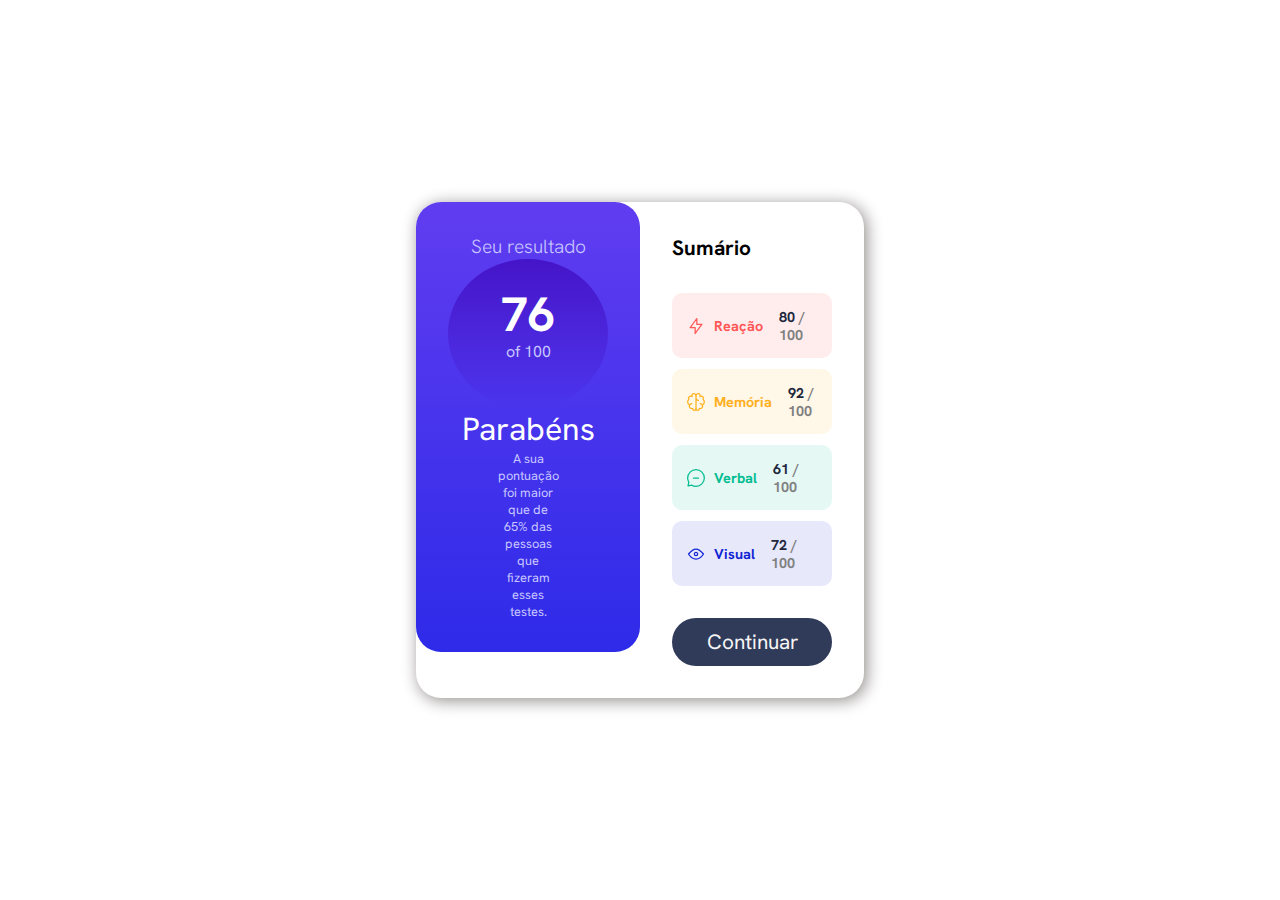
<file: index.html>
<!DOCTYPE html>
<html lang="pt-br">


<head>
    <meta charset="UTF-8">
    <meta name="viewport" content="width=device-width, initial-scale=1.0">
    <title>Results Card</title>
    <link rel="stylesheet" href="style.css">
    <link rel="preconnect" href="https://fonts.googleapis.com">
    <link rel="preconnect" href="https://fonts.gstatic.com" crossorigin>
    <link href="https://fonts.googleapis.com/css2?family=Hanken+Grotesk:wght@500;700;800&display=swap" rel="stylesheet">

</head>

<body>
    <container>
        <div class="user-result">
            <h1 class="result">Seu resultado</h1>
            <div class="number-circle">
                <p class="number">76</p>
                <p class="number2">of 100</p>
            </div>
                <p class="compliment">parabéns</p>
                <p class="description">A sua pontuação foi maior que de 65% das pessoas que fizeram esses testes.</p>

        </div>

        <div class="summary">
            <h1 class="title">Sumário</h1>
                <div class="table">
                        <div class="reaction">
                            <p class="reaction-title"><img src="./assets/icon-reaction.svg" alt="">reação</p>
                            <p class="reaction-number">80 <span style="color:grey";>/ 100</span></p>
                        </div>
                        <div class="memory">
                            <p class="memory-title"><img src="./assets/icon-memory.svg" alt="">memória</p>
                            <p class="memory-number">92 <span style="color:grey";>/ 100</span></p>
                        </div>
                        <div class="verbal">
                            <p class="verbal-title"><img src="./assets/icon-verbal.svg" alt="">verbal</p>
                            <p class="verbal-number">61 <span style="color:grey";>/ 100</span></p>
                        </div>
                        <div class="visual">
                            <p class="visual-title"><img src="./assets/icon-visual.svg" alt="">visual</p>
                            <p class="visual-number">72 <span style="color:grey";>/ 100</span></p>
                        </div>
                </div>
                <button class="button">Continuar</button>
        </div>

    </container>
    
    
</body>
</html>
</file>
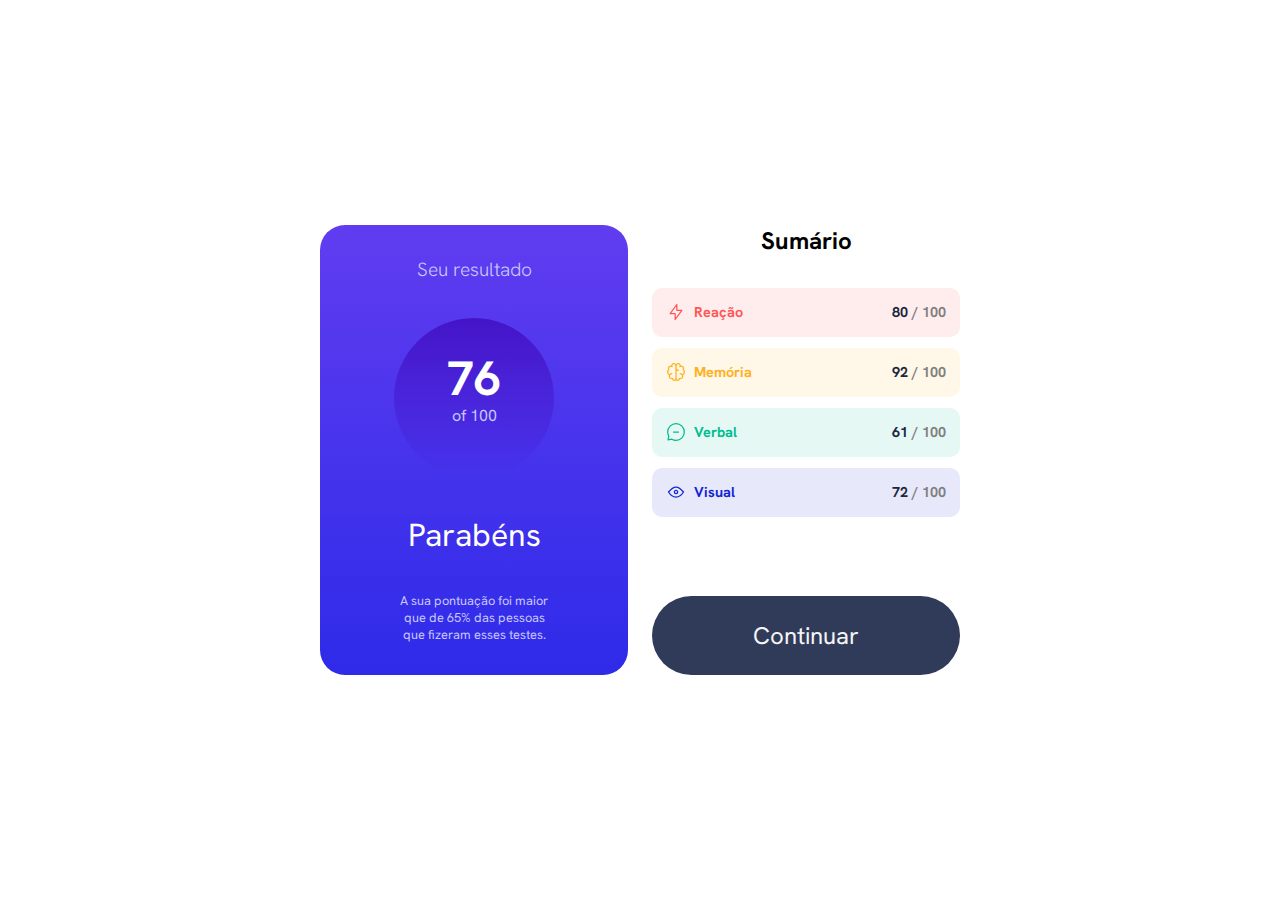
<file: ResultsSummary/index.html>
<!DOCTYPE html>
<html lang="pt-br">


<head>
    <meta charset="UTF-8">
    <meta name="viewport" content="width=device-width, initial-scale=1.0">
    <title>Results Card</title>
    <link rel="stylesheet" href="style.css">
    <link rel="preconnect" href="https://fonts.googleapis.com">
    <link rel="preconnect" href="https://fonts.gstatic.com" crossorigin>
    <link href="https://fonts.googleapis.com/css2?family=Hanken+Grotesk:wght@500;700;800&display=swap" rel="stylesheet">

</head>

<body>
    <container>
        <div class="user-result">
            <h1 class="result">Seu resultado</h1>
            <div class="number-circle">
                <p class="number">76</p>
                <p class="number2">of 100</p>
            </div>
                <p class="compliment">parabéns</p>
                <p class="description">A sua pontuação foi maior que de 65% das pessoas que fizeram esses testes.</p>

        </div>

        <div class="summary">
            <h1 class="title">Sumário</h1>
                <div class="table">
                        <div class="reaction">
                            <p class="reaction-title"><img src="./assets/icon-reaction.svg" alt="">reação</p>
                            <p class="reaction-number">80 <span style="color:grey";>/ 100</span></p>
                        </div>
                        <div class="memory">
                            <p class="memory-title"><img src="./assets/icon-memory.svg" alt="">memória</p>
                            <p class="memory-number">92 <span style="color:grey";>/ 100</span></p>
                        </div>
                        <div class="verbal">
                            <p class="verbal-title"><img src="./assets/icon-verbal.svg" alt="">verbal</p>
                            <p class="verbal-number">61 <span style="color:grey";>/ 100</span></p>
                        </div>
                        <div class="visual">
                            <p class="visual-title"><img src="./assets/icon-visual.svg" alt="">visual</p>
                            <p class="visual-number">72 <span style="color:grey";>/ 100</span></p>
                        </div>
                </div>
                <button class="button">Continuar</button>
        </div>

    </container>
    
    
</body>
</html>
</file>
<file: style.css>
*{
    padding: 0;
    margin: 0;
    box-sizing: border-box;
    font-family: 'Hanken Grotesk', sans-serif;
}
body{
    width: 100%;
    min-height: 100vh;
    display: flex;
    justify-content: center;
    align-items: center;
    text-transform: capitalize;
}
container{
    width: 35%;
    display: grid;
    grid-template-columns: 1fr 1fr;
    /* grid-gap:1.5em; */
    text-align: center;
    margin: 3em;
    border-radius: 25px;
    box-shadow: .15rem .15rem 1rem rgb(150, 144, 144);
    
    
}
.user-result{
    background:linear-gradient(hsl(252, 86%, 59%), hsl(241, 81%, 54%));
    color:white;
    border-radius: 25px;
    padding: 2em 1em;
    height: 50vh;
    display: flex;
    flex-flow: column;
    align-items: center;
    justify-content: space-between;
    word-wrap: break-word;
    

}
.number{
    font-size: 3em;
    font-weight: 700;
}
.number2, .description ,.result{
    text-transform: none;
    
}
.number-circle{
    display: flex;
    flex-flow: column;
    background:linear-gradient(rgb(68, 20, 200), hsla(241, 72%, 46%, 0));
    width: 10rem;
    height: 10rem;
    border-radius: 50%;
    justify-content: center;
    line-height: 2.3em;
    
}
.result{
    font-size: 1.2em;
    font-weight: 300;
}
.compliment{
    font-size: 2em;
    

}
.description{
    font-size: .8em;
    padding: 0 5em
}
.result, .description, .number2{
    color: hsl(241, 100%, 89%);
}

.summary{
    display: flex;
    flex-direction: column;
    gap: 2em;
    margin:2rem;
    text-align: left;
}
.title{
    font-size: 1.3em;
    gap:none;
}
.table{
    display: flex;
    flex-direction: column;
    gap: .7em;
}
.reaction, .memory,.verbal,.visual{
    display: flex;
    justify-content: space-between;
    align-items: center;
    font-size: .9rem;
    padding: 1em;
    font-weight: 700;
    border-radius: 10px;
    
  
}
.reaction{
    background-color: hsla(0, 100%, 67%, 0.108)
}
.memory{
    background-color: hsl(39, 100%, 56%, .1);
}
.verbal{
    background-color: hsl(166, 100%, 37%, .1);
}
.visual{
    background-color:hsl(234, 85%, 45%, .1) ;
}
.reaction-title, .memory-title, .verbal-title, .visual-title{
    display: flex;
    align-items: center;
    margin-right: 1rem;
    
}
.reaction-title img , .memory-title img, .verbal-title img, .visual-title img{
    margin-right: .5rem;
}
.reaction-title{
    color: hsl(0, 100%, 67%);
}
.memory-title{
   color:hsl(39, 100%, 56%);
}
.verbal-title{
    color: hsl(166, 100%, 37%);
}
.visual-title{
    color: hsl(234, 85%, 45%);
}
.reaction-number, .memory-number, .verbal-number, .visual-number{
    color: hsl(225, 31%, 18%);
    font-weight: 700;
}

.button{
    border: none;
    background-color: hsl(224, 30%, 27%);
    color:whitesmoke;
    padding: .5em;
    font-size: 1.3rem;
    
    
    border-radius: 50px;
    cursor:pointer;
}
.button:hover{
    background:linear-gradient(hsl(252, 86%, 59%), hsl(241, 81%, 54%));
}



@media (max-width: 900px) {
    
    container {
        grid-template-columns: 1fr;
        justify-items: center; 
        align-items: center;
        
        width: 100%;
        margin: 0px;
    }
    .user-result{
        border-top-left-radius: 1px;
        border-top-right-radius: 1px;
        
    }
    .summary{
        width: 80%;
    }
    .table{
        
    }
    .button{
        margin-bottom: 1rem;
    }
}
</file>
<file: ResultsSummary/style.css>
*{
    padding: 0;
    margin: 0;
    box-sizing: border-box;
    font-family: 'Hanken Grotesk', sans-serif;
}
body{
    width: 100%;
    min-height: 100vh;
    display: flex;
    justify-content: center;
    align-items: center;
    text-transform: capitalize;
}
container{
    width: 50%;
    display: grid;
    grid-template-columns: 1fr 1fr;
    grid-gap:1.5em;
    text-align: center;
    margin: 3em;
    border-radius: 25px;
    
    
}
.user-result{
    background:linear-gradient(hsl(252, 86%, 59%), hsl(241, 81%, 54%));
    color:white;
    border-radius: 25px;
    padding: 2em 1em;
    height: 50vh;
    display: flex;
    flex-flow: column;
    align-items: center;
    justify-content: space-between;
    word-wrap: break-word;
    

}
.number{
    font-size: 3em;
    font-weight: 700;
}
.number2, .description ,.result{
    text-transform: none;
}
.number-circle{
    display: flex;
    flex-flow: column;
    background:linear-gradient(rgb(68, 20, 200), hsla(241, 72%, 46%, 0));
    width: 10rem;
    height: 10rem;
    border-radius: 50%;
    justify-content: center;
    line-height: 2.3em;
    
}
.result{
    font-size: 1.2em;
    font-weight: 300;
}
.compliment{
    font-size: 2em;
    

}
.description{
    font-size: .8em;
    padding: 0 5em
}
.result, .description, .number2{
    color: hsl(241, 100%, 89%);
}

.summary{
    display: flex;
    flex-direction: column;
    gap: 2em;
}
.title{
    font-size: 1.5em;
}
.table{
    display: flex;
    flex-direction: column;
    gap: .7em;
}
.reaction, .memory,.verbal,.visual{
    display: flex;
    justify-content: space-between;
    align-items: center;
    font-size: .9rem;
    padding: 1em;
    font-weight: 700;
    border-radius: 10px;
    
  
}
.reaction{
    background-color: hsla(0, 100%, 67%, 0.108)
}
.memory{
    background-color: hsl(39, 100%, 56%, .1);
}
.verbal{
    background-color: hsl(166, 100%, 37%, .1);
}
.visual{
    background-color:hsl(234, 85%, 45%, .1) ;
}
.reaction-title, .memory-title, .verbal-title, .visual-title{
    display: flex;
    align-items: center;
    margin-right: 1rem;
    
}
.reaction-title img , .memory-title img, .verbal-title img, .visual-title img{
    margin-right: .5rem;
}
.reaction-title{
    color: hsl(0, 100%, 67%);
}
.memory-title{
   color:hsl(39, 100%, 56%);
}
.verbal-title{
    color: hsl(166, 100%, 37%);
}
.visual-title{
    color: hsl(234, 85%, 45%);
}
.reaction-number, .memory-number, .verbal-number, .visual-number{
    color: hsl(225, 31%, 18%);
    font-weight: 700;
}

.button{
    border: none;
    background-color: hsl(224, 30%, 27%);
    color:whitesmoke;
    padding: 1em;
    font-size: 1.5rem;
    margin-top: auto;
    border-radius: 50px;
    cursor:pointer;
}
.button:hover{
    background:linear-gradient(hsl(252, 86%, 59%), hsl(241, 81%, 54%));
}



@media (max-width: 768px) {
    container {
        grid-template-columns: 1fr;
        justify-items: center; 
        align-items: center;
    }
}
</file>
